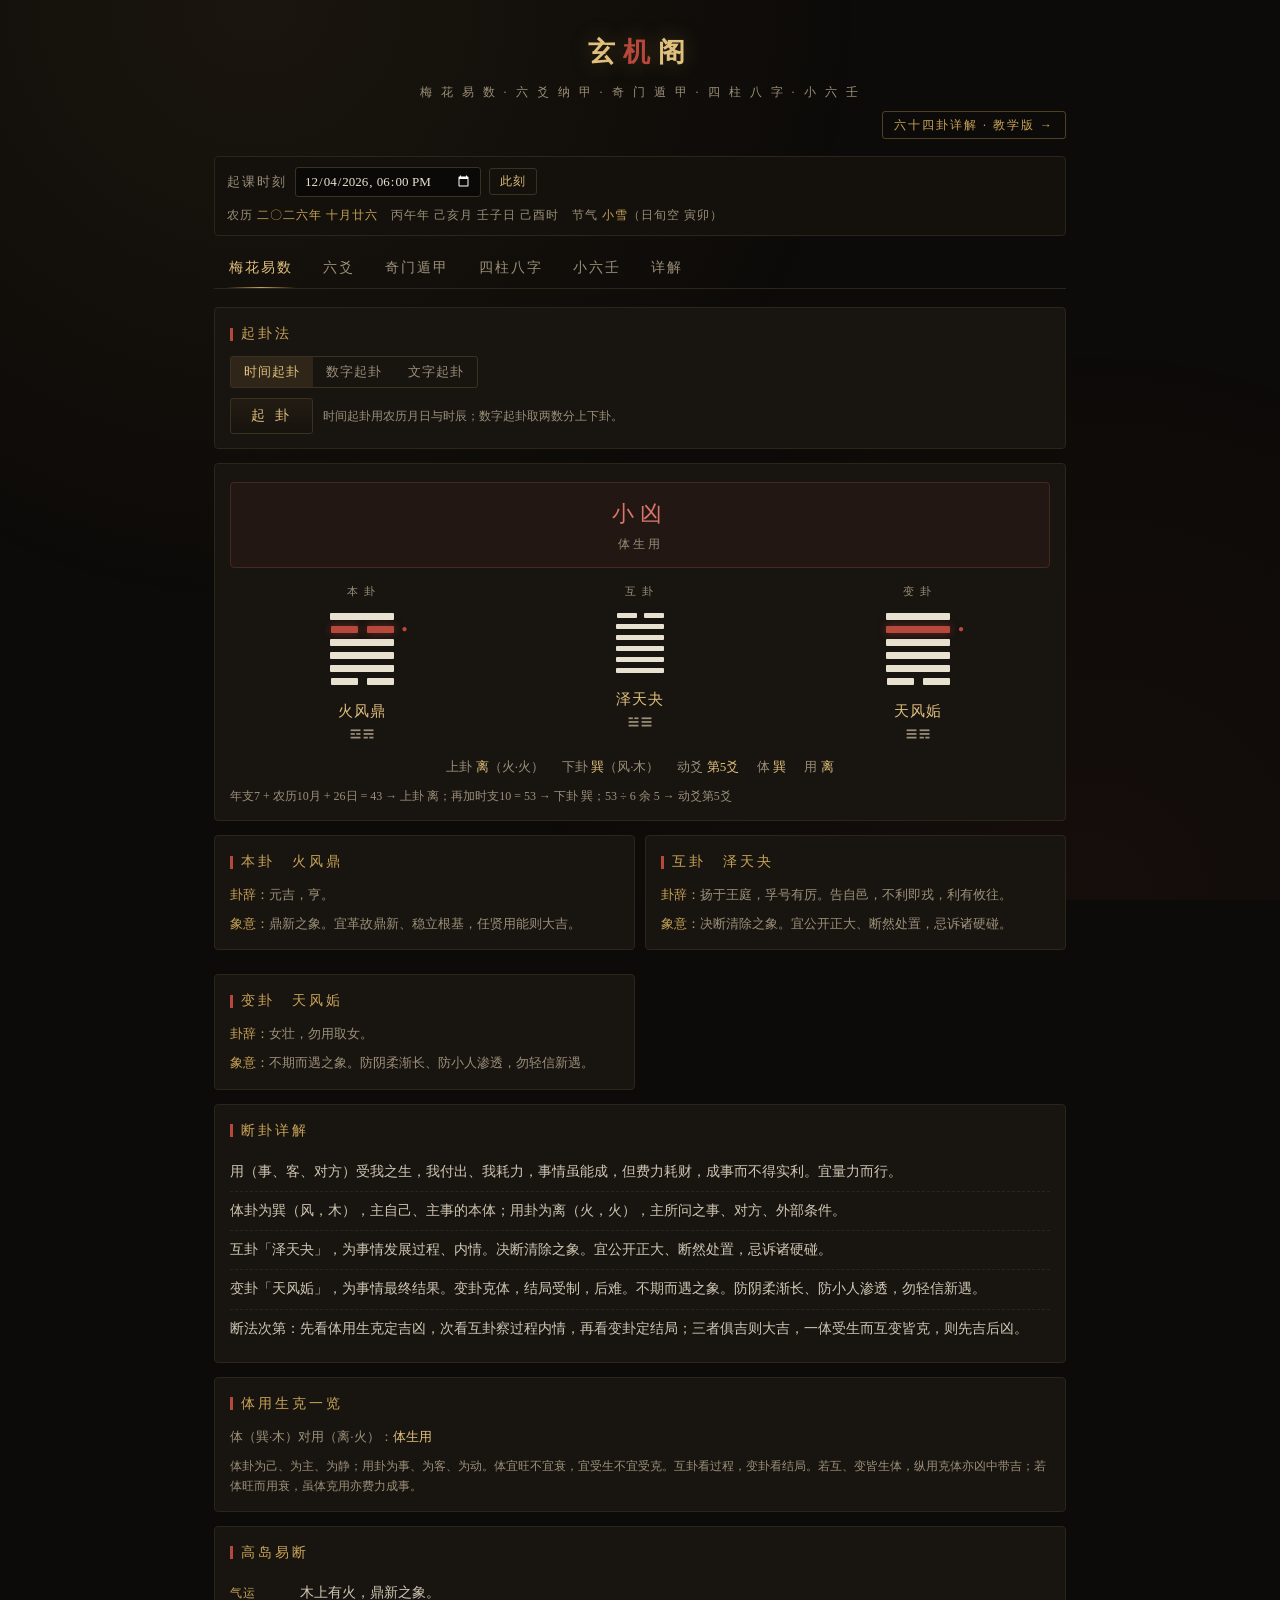
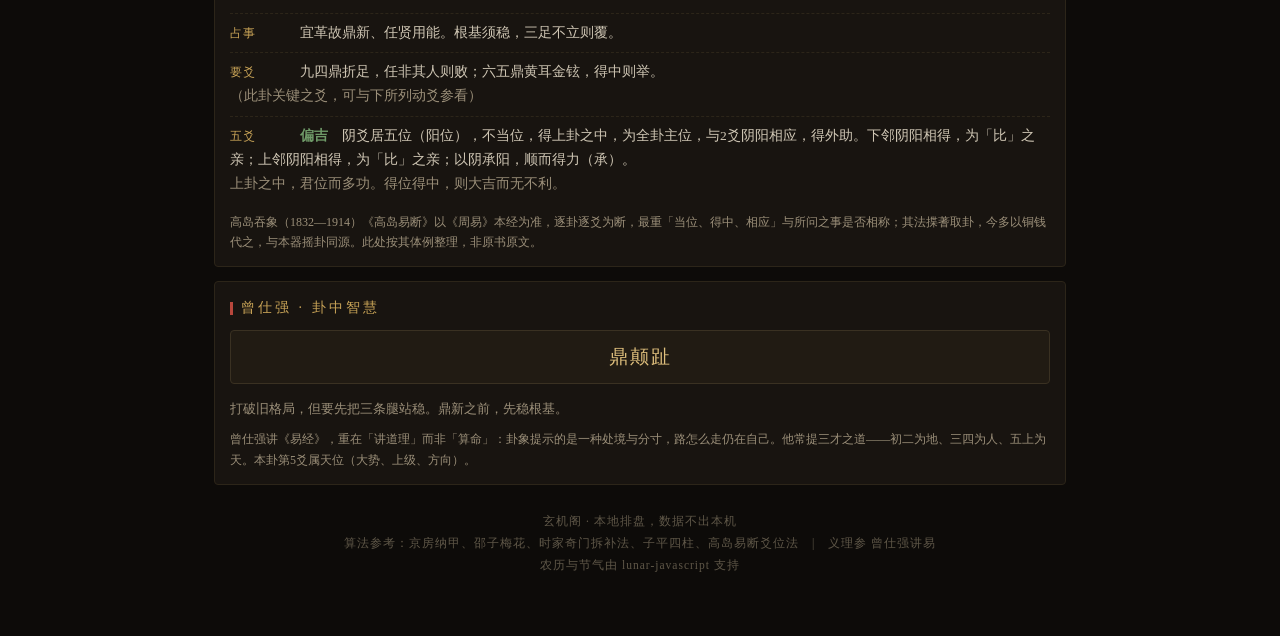
<file: index.html>
<!DOCTYPE html>
<html lang="zh-CN">
<head>
<meta charset="utf-8">
<meta name="viewport" content="width=device-width, initial-scale=1, viewport-fit=cover">
<title>玄机阁 · 梅花易数 / 六爻 / 奇门遁甲 / 八字 / 小六壬</title>
<meta name="description" content="在线排盘：梅花易数时间起卦与体用生克、六爻纳甲装卦、时家奇门遁甲转盘、四柱八字十神旺衰、小六壬，附各派详解。">
<meta name="theme-color" content="#0d0b09">
<link rel="icon" href="data:image/svg+xml,<svg xmlns='http://www.w3.org/2000/svg' viewBox='0 0 32 32'><rect width='32' height='32' rx='6' fill='%23110e0a'/><text x='16' y='23' font-size='20' text-anchor='middle' fill='%23c9a457' font-family='serif'>卦</text></svg>">
<link rel="stylesheet" href="css/style.css?v=7">
</head>
<body>
<div class="wrap">

  <header class="top">
    <h1>玄<span>机</span>阁</h1>
    <div class="sub">梅 花 易 数 · 六 爻 纳 甲 · 奇 门 遁 甲 · 四 柱 八 字 · 小 六 壬</div>
  </header>

  <div class="top-link"><a href="xue.html">六十四卦详解 · 教学版 →</a></div>

  <div class="bar">
    <label>起课时刻</label>
    <input type="datetime-local" id="when" step="60">
    <button class="btn sm ghost" id="nowBtn">此刻</button>
    <div class="lunar-info" id="lunarInfo"></div>
  </div>

  <nav class="tabs" id="tabs">
    <button data-tab="meihua" class="on">梅花易数</button>
    <button data-tab="liuyao">六爻</button>
    <button data-tab="qimen">奇门遁甲</button>
    <button data-tab="bazi">四柱八字</button>
    <button data-tab="xlr">小六壬</button>
    <button data-tab="doc">详解</button>
  </nav>

  <!-- ============ 梅花易数 ============ -->
  <section class="panel on" id="p-meihua">
    <div class="card">
      <h3>起卦法</h3>
      <div class="row">
        <div class="seg" id="mhMode">
          <button data-m="time" class="on">时间起卦</button>
          <button data-m="num">数字起卦</button>
          <button data-m="char">文字起卦</button>
        </div>
      </div>
      <div class="row hidden" id="mhNumRow">
        <label>上卦数</label><input type="number" id="mhA" value="8" style="width:76px">
        <label>下卦数</label><input type="number" id="mhB" value="5" style="width:76px">
      </div>
      <div class="row hidden" id="mhCharRow">
        <label>报字</label><input type="text" id="mhStr" placeholder="输入要占的文字，如「问财」" maxlength="16">
      </div>
      <div class="row">
        <button class="btn" id="mhGo">起 卦</button>
        <span class="note" style="margin:0">时间起卦用农历月日与时辰；数字起卦取两数分上下卦。</span>
      </div>
    </div>
    <div id="mhOut"></div>
  </section>

  <!-- ============ 六爻 ============ -->
  <section class="panel" id="p-liuyao">
    <div class="card">
      <h3>摇卦</h3>
      <div class="row">
        <label>所问</label>
        <select id="lyTopic">
          <option>求财生意</option><option>事业官职</option><option>考试学业</option>
          <option>婚姻感情</option><option>健康疾病</option><option>失物寻人</option>
          <option>官司诉讼</option><option>文书合同</option><option>子女晚辈</option>
          <option>出行搬迁</option><option>一般问事</option>
        </select>
        <button class="btn sm red" id="lyShake">摇 卦</button>
        <button class="btn sm ghost" id="lyClear">清空</button>
      </div>
      <div id="lyManual" style="display:flex;flex-direction:column;gap:5px"></div>
      <div class="row" style="margin-top:10px">
        <button class="btn" id="lyGo">排 卦</button>
        <span class="note" style="margin:0">三枚铜钱掷六次，自初爻至上爻。三背为老阳、三字为老阴（皆动）。</span>
      </div>
    </div>
    <div id="lyOut"></div>
  </section>

  <!-- ============ 奇门遁甲 ============ -->
  <section class="panel" id="p-qimen">
    <div class="card">
      <h3>起局</h3>
      <div class="row">
        <label>用神</label>
        <select id="qmTopic">
          <option>一般问事</option><option>求财生意</option><option>事业官职</option>
          <option>婚姻感情</option><option>考试学业</option><option>健康疾病</option>
          <option>官司诉讼</option><option>出行搬迁</option><option>失物寻人</option>
          <option>文书合同</option><option>田土房产</option>
        </select>
        <button class="btn" id="qmGo">排 盘</button>
      </div>
      <div class="note">时家奇门 · 转盘 · 拆补法定局。按上方时刻起局，以所问之事取用神，观其落宫之旺衰生克。</div>
    </div>
    <div id="qmOut"></div>
  </section>

  <!-- ============ 四柱八字 ============ -->
  <section class="panel" id="p-bazi">
    <div class="card">
      <h3>排盘</h3>
      <div class="row">
        <label>性别</label>
        <div class="seg" id="bzSex">
          <button data-s="男" class="on">男</button>
          <button data-s="女">女</button>
        </div>
        <button class="btn" id="bzGo">排 盘</button>
        <span class="note" style="margin:0">以节气定月柱、立春换年柱；日柱以子正换日。</span>
      </div>
    </div>
    <div id="bzOut"></div>
  </section>

  <!-- ============ 小六壬 ============ -->
  <section class="panel" id="p-xlr">
    <div class="card">
      <h3>起课</h3>
      <div class="row">
        <label>农历月</label><input type="number" id="xlM" min="1" max="12" value="1" style="width:64px">
        <label>日</label><input type="number" id="xlD" min="1" max="30" value="1" style="width:64px">
        <label>时辰</label>
        <select id="xlH"></select>
        <button class="btn" id="xlGo">起 课</button>
      </div>
      <div class="note">小六壬以大安、留连、速喜、赤口、小吉、空亡六位轮转，月、日、时三次起课，末位定吉凶。最宜问眼前急事。</div>
    </div>
    <div id="xlOut"></div>
  </section>

  <!-- ============ 详解 ============ -->
  <section class="panel doc" id="p-doc">
    <div class="card">
      <h3>八卦与五行</h3>
      <p><span class="hl">先天八卦数</span>：乾一、兑二、离三、震四、巽五、坎六、艮七、坤八。此数用于起卦取象，凡「数字起卦」皆以此为据，余零者按八算（坤）。</p>
      <p><span class="hl">后天方位</span>：坎北、艮东北、震东、巽东南、离南、坤西南、兑西、乾西北。奇门九宫即用此方位。</p>
      <p><span class="hl">五行生克</span>：木生火、火生土、土生金、金生水、水生木；木克土、土克水、水克火、火克金、金克木。生我者为父母，我生者为子孙，克我者为官鬼，我克者为妻财，同我者为兄弟——此即「六亲」之源。</p>
      <p><span class="hl">旺相休囚死</span>：当令者旺、我生者相、生我者休、克我者囚、我克者死。同一卦同一爻，在不同的月令里力有大小，故断卦须先看时令。</p>
    </div>

    <div class="card">
      <h3>一、梅花易数</h3>
      <p>宋邵雍（康节）所传。以「数」起卦，以「象」言事，不讲纳甲、不用六神，最简易也最考验悟性。</p>
      <h4>起卦</h4>
      <ul>
        <li><b>时间起卦</b>：年支数 + 农历月 + 农历日，和除以八，余数取上卦；再加时支数，和除以八，余数取下卦；总数除以六，余数为动爻（余零作六）。</li>
        <li><b>数字起卦</b>：两数分别除八定上下卦，两数之和除六定动爻。</li>
        <li><b>文字起卦</b>：字数为卦，或按字之笔画、字数分上下。本器以字码之和代为笔画，取其象数。</li>
      </ul>
      <h4>体用</h4>
      <p>动爻所在的卦为「用」，另一卦为「体」。体为己、为主、为静；用为事、为客、为动。<span class="hl">断卦的核心就是看用卦对体卦的生克</span>：</p>
      <ul>
        <li><b>用生体</b>：大吉。事来就我，不劳而获，多得贵人。</li>
        <li><b>体克用</b>：小吉。我可制事，但须费力争取。</li>
        <li><b>体用比和</b>：吉。同气相求，事顺人和。</li>
        <li><b>体生用</b>：耗损。我生事，费力耗财，成而不得实利。</li>
        <li><b>用克体</b>：凶。事来克我，阻力大，勉强求之必受伤。</li>
      </ul>
      <h4>互卦与变卦</h4>
      <p><b>互卦</b>取本卦的二三四爻为下卦、三四五爻为上卦，主事情发展的过程与内情；<b>变卦</b>为动爻阴阳相易所得，主事情的最终结局。三者合看：体用定吉凶之基调，互卦看中途，变卦看收尾。</p>
      <h4>应期</h4>
      <p>梅花断应期，多用卦气与卦数：以体卦五行的旺月、或用卦之数（如乾一兑二）为期限；亦看动爻在初、二、三、四、五、上，分别应于近、渐、中、远、更远、极远之时。</p>
      <p class="q">注：梅花贵在一念之机，同一事不可反复起卦，占则诚、诚则灵，此为古人「初筮告，再三渎」之意。</p>
    </div>

    <div class="card">
      <h3>二、六爻纳甲</h3>
      <p>汉京房所创，以铜钱摇卦，按八宫纳甲装卦，是目前流传最广、体系最严密的卜筮法。</p>
      <h4>摇卦</h4>
      <ul>
        <li>三枚铜钱合于掌中，凝神默想所问之事，摇而掷之，记其背数，凡六次，自下而上成六爻。</li>
        <li>一背两字为<b>少阳</b>（阳，静）；两背一字为<b>少阴</b>（阴，静）；三背为<b>老阳</b>（阳动，变阴）；三字为<b>老阴</b>（阴动，变阳）。</li>
      </ul>
      <h4>装卦六事</h4>
      <ul>
        <li><b>八宫</b>：每宫八卦（本宫、一世至五世、游魂、归魂），宫有五行，即「我」之所在。</li>
        <li><b>纳甲</b>：为六爻各配干支，乾纳甲壬、坤纳乙癸、震庚、巽辛、坎戊、离己、艮丙、兑丁。</li>
        <li><b>六亲</b>：以宫五行与我论生克，定父母、兄弟、子孙、妻财、官鬼。</li>
        <li><b>六神</b>：按日干起青龙、朱雀、勾陈、螣蛇、白虎、玄武，自初爻顺排。</li>
        <li><b>世应</b>：世为己、应为彼，隔三位相对。</li>
        <li><b>旬空</b>：按日辰所在旬定空亡二支，空则虚、出空则应。</li>
      </ul>
      <h4>断卦</h4>
      <p>第一步<span class="hl">取用神</span>：问财看妻财、问官问事业看官鬼、问文书房产看父母、问子女看子孙、问兄弟朋友看兄弟；不知何属则看世爻。第二步看用神在月建、日辰下的旺衰与被生被克。第三步看动爻：动必有变，动爻生用神则吉、克用神则凶，动而化回头生克尤重。第四步看变卦定终局。</p>
      <p class="q">六爻最重「日月为纲」：月建定旺衰，日辰定生杀，卦中之爻再强也强不过日月。</p>
    </div>

    <div class="card">
      <h3>三、奇门遁甲</h3>
      <p>古称「帝王之学」，相传出黄帝战蚩尤时。以九宫为盘、三奇六仪为兵、八门为门户、九星为天时、八神为神煞，用以推演时空之势，最宜择时、择方、断事之成败。</p>
      <h4>定局</h4>
      <ul>
        <li>先看节气：冬至后至芒种为<b>阳遁</b>（气机生发，宜进取），夏至后至大雪为<b>阴遁</b>（气机收敛，宜守静）。</li>
        <li>再定三元：以符头（最近之甲日或己日）地支为准，子午卯酉为上元、寅申巳亥为中元、辰戌丑未为下元。</li>
        <li>节气加三元查表得出局数，本器用<b>拆补法</b>，与置闰法所得偶有差异，属流派之别。</li>
      </ul>
      <h4>布盘</h4>
      <ul>
        <li><b>地盘</b>：阳遁自局数宫起顺布戊己庚辛壬癸丁丙乙（三奇六仪），阴遁逆布。</li>
        <li><b>天盘</b>：以时柱所在旬的旬首仪为值符，值符加于时干所落之宫，其余八星整体随之旋转（转盘）。</li>
        <li><b>八门</b>：旬首所在宫之门为值使，自值符宫起顺（阳）逆（阴）数至时辰，即为值使落宫，八门随之而转。</li>
        <li><b>八神</b>：值符、腾蛇、太阴、六合、白虎、玄武、九地、九天，阳遁顺布、阴遁逆布。</li>
        <li><b>格局</b>：天盘干加地盘干成「十干克应」，如戊加丙为青龙返首（大吉）、庚加庚为太白同宫（大凶）。</li>
      </ul>
      <h4>读盘</h4>
      <p>先以所问之事定用神（求财看生门、事业看开门、婚姻看六合、文书看景门、疾病看天芮、考试看天辅），看用神落于何宫、该宫之门星神格如何、是否逢空、是否临马星。用神吉则事成，用神落空受克则事阻。<b>日干为己、时干为事</b>，两宫生克可见我与事之向背。</p>
      <p class="q">本器所排为时家奇门转盘，中五宫寄坤二宫。奇门流派众多（转盘/飞盘、拆补/置闰、时家/日家），所得局数与某家软件不同，先看其定局法是否一致，再论吉凶。</p>
    </div>

    <div class="card">
      <h3>四、四柱八字</h3>
      <p>以出生之年月日时配天干地支，四柱八字，看五行之偏全、日主之旺衰，定一生之格局与岁运之吉凶。</p>
      <ul>
        <li><b>排柱</b>：年柱以立春换年，月柱以节气换月（非农历初一），日柱以子正换日，时柱用五鼠遁由日干推得。</li>
        <li><b>十神</b>：以日干为我，生我者印（正印/偏印）、我生者食伤、克我者官杀、我克者财、同我者比劫，再分阴阳正偏。</li>
        <li><b>旺衰</b>：看日主在月令得令与否、四支通根与否、天干生扶与否。得令得地得生为强，反之为弱。</li>
        <li><b>喜忌</b>：身强喜财官食伤（克泄耗），身弱喜印比（生扶）。真正的用神还须看调候（寒暖燥湿）与格局。</li>
        <li><b>大运</b>：阳男阴女顺行、阴男阳女逆行，自月柱起排，十年一运。</li>
      </ul>
      <p class="q">本器的旺衰为按月令加权计分的速算法，可作入门参照。命理之精微在于格局高低、流通有情、调候得宜，非分数可尽，请勿据此论断他人命运。</p>
    </div>

    <div class="card">
      <h3>五、小六壬</h3>
      <p>民间最流行的小法，出于六壬神课而极简。六位依次：</p>
      <p><span class="tag">大安·木·吉</span><span class="tag">留连·土·凶</span><span class="tag">速喜·火·吉</span><span class="tag">赤口·金·凶</span><span class="tag">小吉·水·小吉</span><span class="tag">空亡·土·大凶</span></p>
      <p>起法：从大安起数农历月，落位再起数农历日，再起数时辰，末位即是结果。最宜问眼前之事、寻人寻物、当日吉凶；不宜问长远大事。</p>
    </div>

    <div class="card">
      <h3>六、高岛易断</h3>
      <p>日本明治年间易学家高岛吞象（1832—1914）所传，为《高岛易断》（又称《易断全书》）。其学直承《周易》本经，不取纳甲、六神，而以卦辞、爻辞为主，辅以「当位、得中、相应、比、承乘」的爻位关系，断人问事之成败迟速，并以大量亲身占例相印证——这一点与梅花易数相近，而更重爻位。</p>
      <h4>取卦</h4>
      <p>高岛用蓍草揲筮（五十根蓍草，挂扐归奇，三变成爻，十八变成卦），程序繁复而心存敬畏；今人用三枚铜钱摇之，所得卦爻与之同源，故本器的摇卦结果可直接按高岛体例来读。</p>
      <h4>断法四事</h4>
      <ul>
        <li><b>当位</b>：阳爻居初、三、五（阳位），阴爻居二、四、上（阴位），谓之「得正」，多吉；反之失位，多凶。</li>
        <li><b>得中</b>：二为下卦之中、五为上卦之中。居中则不过，故《易》屡言「中吉」「中行」。</li>
        <li><b>相应</b>：初与四、二与五、三与上，一阴一阳为「有应」，同性为「无应」。有应则得外助，无应则独力难成。</li>
        <li><b>比与承乘</b>：相邻两爻一阴一阳为「比」，相亲相助；阴在阳下为「承」（顺），阴在阳上为「乘」（逆，多危）。</li>
      </ul>
      <p>再合以六位通义：<span class="hl">初难知、二多誉、三多凶、四多惧、五多功、上易知</span>。故同一爻辞，动在不同之位，吉凶轻重不同——这是高岛断法与单纯查卦辞最大的差别。</p>
      <p class="q">本器所附「高岛易断」一栏，是按其体例对卦象、占事、动爻之机所作的整理概括，用以示范其思路，并非原书断辞的逐字引用。欲精其学，仍须读原书六十四卦的逐爻断与占例。</p>
    </div>

    <div class="card">
      <h3>七、曾仕强讲易</h3>
      <p>曾仕强（1934—2018）讲《易经》，走的不是术数一路，而是义理与人生：<span class="hl">「易经是讲道理的，不是讲迷信的」</span>。他把六十四卦看作六十四种处境，每一卦都在告诉人——处在什么位置、什么时候、该守还是该进、分寸在哪里。</p>
      <h4>三才之道</h4>
      <p>一卦六爻，初二为<b>地</b>（根基、基层、身体），三四为<b>人</b>（人事、执行、己身），五上为<b>天</b>（大势、上级、方向）。动爻落于何位，便知此事牵动的是根基、是人、还是势。</p>
      <h4>时、位、中、应</h4>
      <ul>
        <li><b>时</b>：同样的事，早一步是躁，晚一步是怠。乾卦讲「与时偕行」。</li>
        <li><b>位</b>：在其位谋其政，不在其位不谋其政。位不当，德再高也难行。</li>
        <li><b>中</b>：不过不及，恰到好处。《易》最重「中」，因为中才不会走极端。</li>
        <li><b>应</b>：做事要有呼应，上下相应、内外相合，孤军难成。</li>
      </ul>
      <h4>他的占卜观</h4>
      <p>曾仕强并不否定占卜，但一贯强调：占卜是让你<b>做出合理决定</b>的参考，不是替你决定。所以他讲卦，最后总归到「修身」——乾卦教你自强不息，坤卦教你厚德载物，谦卦教你低头，既济卦教你守成。道理懂了，卦就可以放下了。</p>
      <p class="q">本器的「曾仕强 · 卦中智慧」一栏，是按其讲授思路为每卦提炼的一句要旨与一段义理，非讲课录音的原文；取其「以易理修身」的态度，与前面的术数断法并置，正好一术一道。</p>
    </div>

    <div class="card">
      <h3>八、占卜的分寸</h3>
      <ul>
        <li><b>不疑不占</b>：无疑而占，是戏侮；事已决定而占，是求安慰。皆不灵。</li>
        <li><b>一事一占</b>：同一事反复起卦，卦象自乱。初筮为准，再筮则渎。</li>
        <li><b>占断为参考，不为命令</b>：卦示趋势与阻点，不代人做决定。杀伐决断，终究在人。</li>
        <li><b>不占生死、不占人隐私、不代人占其不愿被占之事</b>：此为术者之德。</li>
      </ul>
      <p class="q">本器所有推演均在本地浏览器中完成，不上传任何数据。算法依传统排盘规则编写，各流派细节（定局法、换日法、纳甲法）或有不同，仅供研习与参考，请勿用于医疗、投资、法律等重大决策。</p>
    </div>
  </section>

  <footer>
    玄机阁 · 本地排盘，数据不出本机<br>
    算法参考：京房纳甲、邵子梅花、时家奇门拆补法、子平四柱、高岛易断爻位法　|　义理参 曾仕强讲易<br>农历与节气由 lunar-javascript 支持
  </footer>
</div>

<script src="js/lunar.js?v=4"></script>
<script src="js/hex.js?v=4"></script>
<script src="js/meihua.js?v=4"></script>
<script src="js/liuyao.js?v=4"></script>
<script src="js/qimen.js?v=4"></script>
<script src="js/bazi.js?v=4"></script>
<script src="js/xiaoliuren.js?v=4"></script>
<script src="js/yiduan.js?v=4"></script>
<script src="js/app.js?v=4"></script>
</body>
</html>
</file>
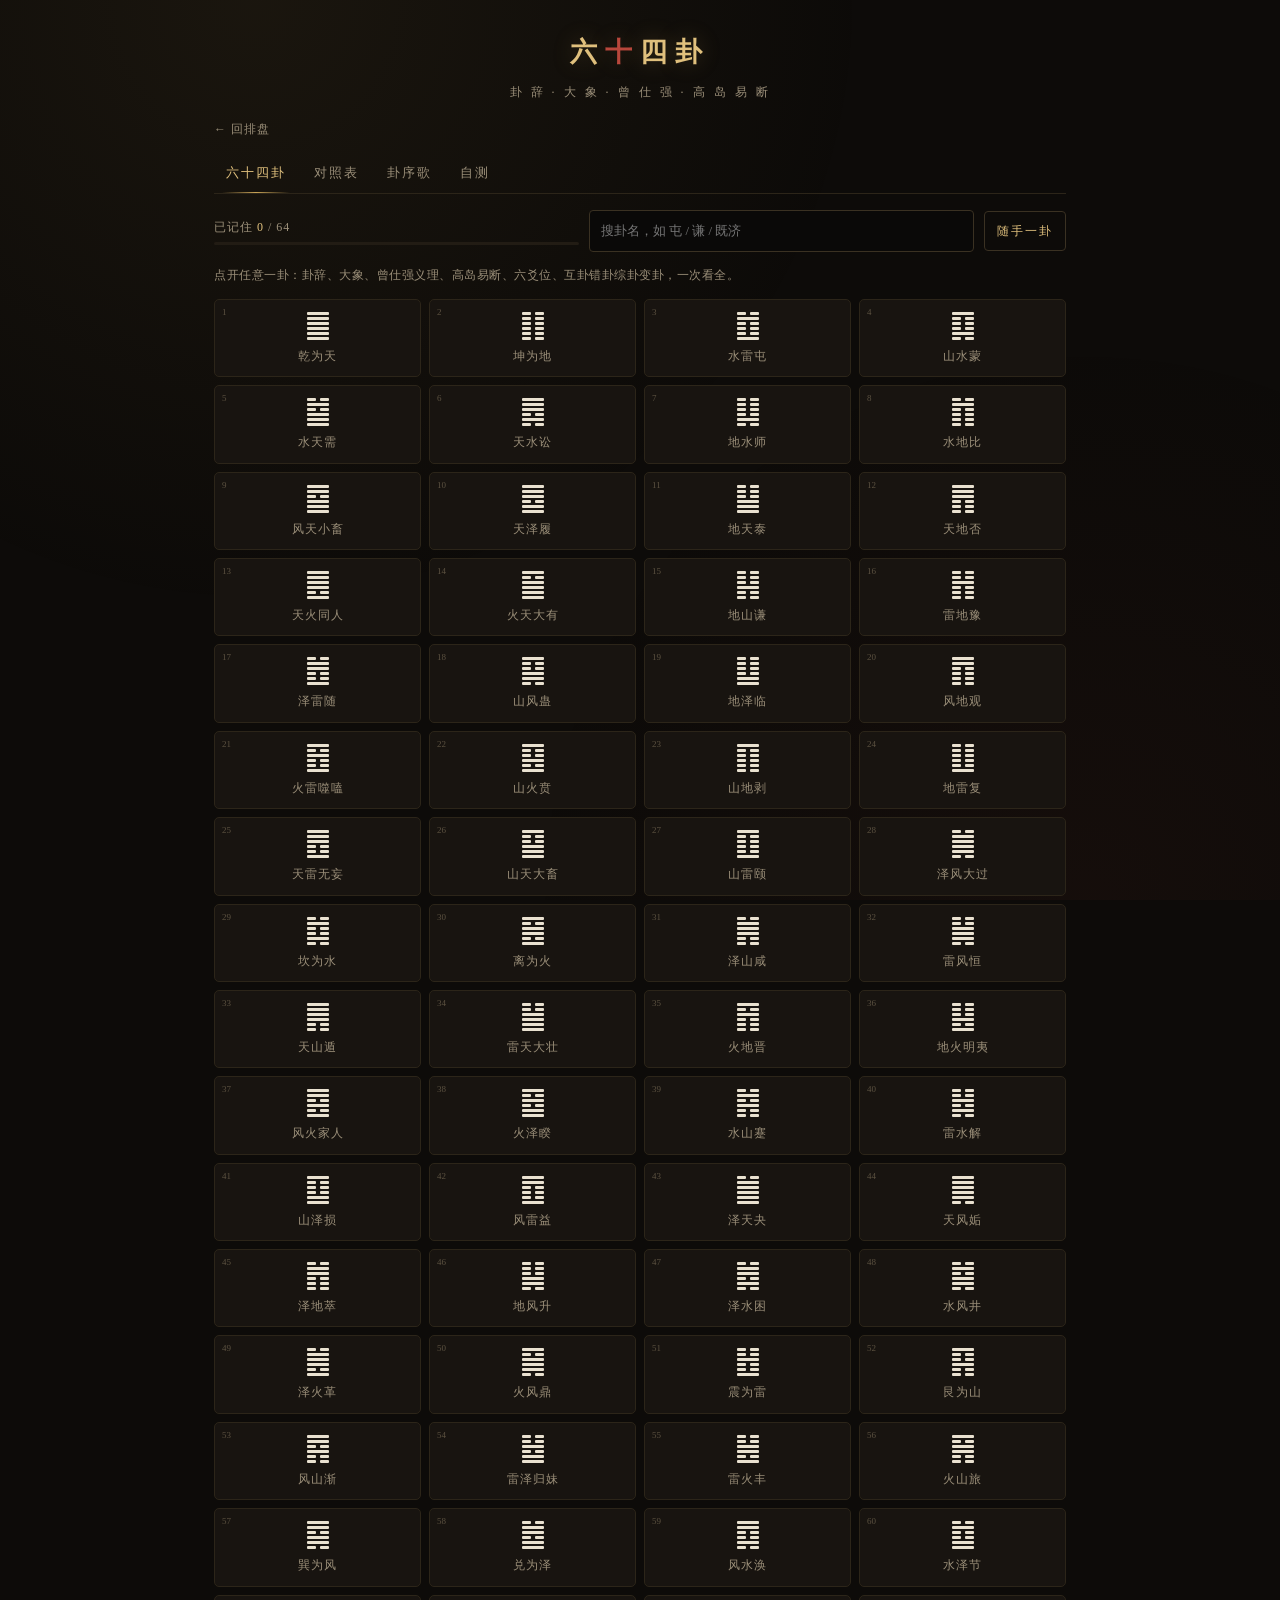
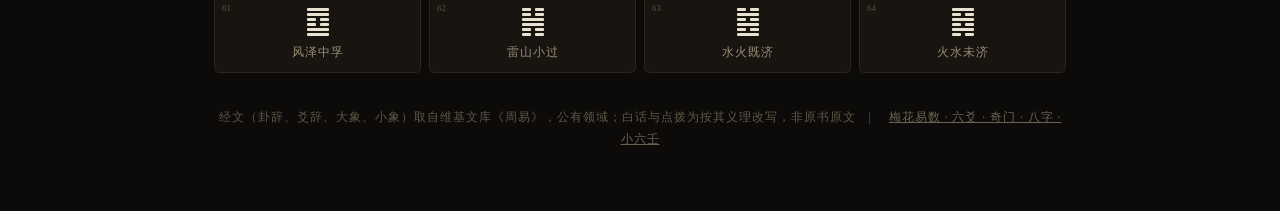
<file: xue.html>
<!DOCTYPE html>
<html lang="zh-CN">
<head>
<meta charset="utf-8">
<meta name="viewport" content="width=device-width, initial-scale=1, viewport-fit=cover">
<title>六十四卦详解 · 教学版 | 玄机阁</title>
<meta name="description" content="六十四卦逐卦详解：卦辞、大象传白话、曾仕强义理、高岛易断，附六爻位、互卦错卦综卦变卦，以及卦序歌、上下卦组合表与自测，方便自学背记。">
<meta name="theme-color" content="#0d0b09">
<link rel="icon" href="data:image/svg+xml,<svg xmlns='http://www.w3.org/2000/svg' viewBox='0 0 32 32'><rect width='32' height='32' rx='6' fill='%23110e0a'/><text x='16' y='23' font-size='20' text-anchor='middle' fill='%23c9a457' font-family='serif'>易</text></svg>">
<link rel="stylesheet" href="css/style.css?v=7">
<link rel="stylesheet" href="css/xue.css?v=5">
</head>
<body>
<div class="wrap xue">

  <header class="top">
    <h1>六<span>十</span>四卦</h1>
    <div class="sub">卦 辞 · 大 象 · 曾 仕 强 · 高 岛 易 断</div>
  </header>

  <div class="xback">
    <a href="index.html">← 回排盘</a>
  </div>

  <nav class="xtabs" id="xtabs"></nav>
  <div id="view"></div>

  <footer class="foot" style="margin-top:34px">
    经文（卦辞、爻辞、大象、小象）取自维基文库《周易》，公有领域；白话与点拨为按其义理改写，非原书原文　|　
    <a href="index.html">梅花易数 · 六爻 · 奇门 · 八字 · 小六壬</a>
  </footer>
</div>

<script src="js/hex.js?v=5"></script>
<script src="js/yiduan.js?v=5"></script>
<script src="js/guadata.js?v=2"></script>
<script src="js/guayao.js?v=2"></script>
<script src="js/yaobai.js?v=2"></script>
<script src="js/xue.js?v=5"></script>
</body>
</html>
</file>
<file: css/style.css>
:root {
  --bg: #0d0b09;
  --bg2: #14110d;
  --panel: #181410;
  --line: #2c2519;
  --line2: #3a3122;
  --ink: #e9e1d0;
  --muted: #9b8f79;
  --gold: #c9a457;
  --gold2: #e0c07d;
  --red: #b8473c;
  --green: #6f9a68;
  --blue: #6c8fa8;
}

* { box-sizing: border-box; -webkit-tap-highlight-color: transparent; }

html, body {
  margin: 0; padding: 0;
  background: var(--bg);
  color: var(--ink);
  font-family: "Noto Serif SC", "Source Han Serif SC", "Songti SC", "STSong", "SimSun", serif;
  font-size: 15px;
  line-height: 1.7;
  -webkit-font-smoothing: antialiased;
}

body::before {
  content: ""; position: fixed; inset: 0; pointer-events: none; z-index: 0;
  background:
    radial-gradient(circle at 20% 0%, rgba(201,164,87,0.07), transparent 45%),
    radial-gradient(circle at 85% 100%, rgba(184,71,60,0.05), transparent 40%);
}

.wrap { max-width: 880px; margin: 0 auto; padding: 0 14px 60px; position: relative; z-index: 1; }

header.top { padding: 30px 0 14px; text-align: center; }
header.top h1 {
  font-size: 27px; letter-spacing: 8px; margin: 0 0 6px; font-weight: 600;
  color: var(--gold2); text-shadow: 0 0 22px rgba(201,164,87,0.25);
}
header.top h1 span { color: var(--red); }
header.top .sub { color: var(--muted); font-size: 12px; letter-spacing: 3px; }

.bar {
  display: flex; flex-wrap: wrap; gap: 8px; align-items: center;
  margin: 18px 0 12px; padding: 10px 12px;
  background: var(--bg2); border: 1px solid var(--line); border-radius: 4px;
  font-size: 13px;
}
.bar label { color: var(--muted); letter-spacing: 2px; }
.bar input[type=datetime-local], .bar input[type=text], .bar input[type=number] {
  background: #0a0908; color: var(--ink); border: 1px solid var(--line2);
  border-radius: 3px; padding: 5px 8px; font-family: inherit; font-size: 13px;
}
.bar input[type=datetime-local] { color-scheme: dark; }
.bar .lunar-info { color: var(--muted); font-size: 12px; letter-spacing: 1px; flex-basis: 100%; }
.bar .lunar-info b { color: var(--gold); font-weight: 500; }

.tabs { display: flex; gap: 0; border-bottom: 1px solid var(--line); margin-bottom: 18px; overflow-x: auto; }
.tabs button {
  flex: 0 0 auto; background: none; border: none; color: var(--muted);
  font-family: inherit; font-size: 14px; letter-spacing: 2px; padding: 11px 15px;
  cursor: pointer; position: relative; white-space: nowrap;
}
.tabs button.on { color: var(--gold2); }
.tabs button.on::after {
  content: ""; position: absolute; left: 12px; right: 12px; bottom: -1px; height: 2px;
  background: linear-gradient(90deg, transparent, var(--gold), transparent);
}

.panel { display: none; }
.panel.on { display: block; animation: fade .25s ease; }
@keyframes fade { from { opacity: 0; transform: translateY(6px); } to { opacity: 1; transform: none; } }

.card {
  background: var(--panel); border: 1px solid var(--line); border-radius: 4px;
  padding: 14px 15px; margin-bottom: 14px;
}
.card h3 {
  margin: 0 0 10px; font-size: 14px; letter-spacing: 3px; color: var(--gold);
  font-weight: 500; display: flex; align-items: center; gap: 8px;
}
.card h3::before { content: ""; width: 3px; height: 13px; background: var(--red); display: inline-block; }

.row { display: flex; flex-wrap: wrap; gap: 10px; align-items: center; margin-bottom: 10px; }
.row:last-child { margin-bottom: 0; }
.row > label { color: var(--muted); font-size: 13px; letter-spacing: 1px; }

.btn {
  background: linear-gradient(180deg, #221c13, #17130d); color: var(--gold2);
  border: 1px solid var(--line2); border-radius: 3px; padding: 8px 20px;
  font-family: inherit; font-size: 14px; letter-spacing: 3px; cursor: pointer;
  transition: .18s;
}
.btn:hover { border-color: var(--gold); color: #fff2d4; box-shadow: 0 0 12px rgba(201,164,87,.18); }
.btn:active { transform: translateY(1px); }
.btn.sm { padding: 4px 10px; font-size: 12px; letter-spacing: 1px; }
.btn.ghost { background: none; }
.btn.red { color: #e8a49c; border-color: #5a2b26; }
.btn.red:hover { border-color: var(--red); color: #ffd9d4; box-shadow: 0 0 12px rgba(184,71,60,.2); }

select {
  background: #0a0908; color: var(--ink); border: 1px solid var(--line2);
  border-radius: 3px; padding: 6px 8px; font-family: inherit; font-size: 13px;
}

.seg { display: inline-flex; border: 1px solid var(--line2); border-radius: 3px; overflow: hidden; }
.seg button {
  background: transparent; border: none; color: var(--muted); font-family: inherit;
  font-size: 13px; padding: 6px 13px; cursor: pointer; letter-spacing: 1px;
}
.seg button.on { background: rgba(201,164,87,.13); color: var(--gold2); }

/* ---- 卦象 ---- */
.hexrow { display: flex; gap: 14px; flex-wrap: wrap; justify-content: space-around; }
.hexbox { text-align: center; min-width: 92px; flex: 1 1 90px; }
.hexbox .cap { font-size: 11px; color: var(--muted); letter-spacing: 2px; margin-bottom: 6px; }
.hexbox .nm { margin-top: 8px; font-size: 15px; color: var(--gold2); letter-spacing: 1px; }
.hexbox .fu { font-size: 11px; color: var(--muted); }

.hex { display: flex; flex-direction: column-reverse; gap: 5px; align-items: center; padding: 6px 0; }
.yao { display: flex; gap: 9px; height: 8px; align-items: center; position: relative; }
.yao i { display: block; height: 7px; background: var(--ink); border-radius: 1px; }
.yao.yang i { width: 64px; }
.yao.yin i { width: 27px; }
.yao.mv i { background: var(--red); box-shadow: 0 0 8px rgba(184,71,60,.5); }
.yao .dot {
  position: absolute; right: -14px; font-size: 10px; color: var(--red); line-height: 1;
}
.hexbox.small .yao { height: 6px; gap: 7px; }
.hexbox.small .yao i { height: 5px; }
.hexbox.small .yao.yang i { width: 48px; }
.hexbox.small .yao.yin i { width: 20px; }

.guaci { font-size: 13px; color: var(--muted); margin-top: 6px; line-height: 1.75; }
.guaci em { color: var(--gold); font-style: normal; }

.kv { display: flex; flex-wrap: wrap; gap: 4px 18px; font-size: 13px; color: var(--muted); }
.kv b { color: var(--gold2); font-weight: 500; }

.tips { list-style: none; margin: 0; padding: 0; }
.tips li { padding: 7px 0 7px 0; border-bottom: 1px dashed var(--line); font-size: 13.5px; }
.tips li:last-child { border-bottom: none; }
.tips .k {
  display: inline-block; min-width: 62px; color: var(--gold); font-size: 12px;
  letter-spacing: 1px; margin-right: 8px;
}
.tips .v { color: #cfc6b4; line-height: 1.8; }

.verdict {
  text-align: center; padding: 12px; margin: 4px 0 14px;
  border: 1px solid var(--line2); border-radius: 4px; background: rgba(201,164,87,.05);
}
.verdict .lv { font-size: 22px; letter-spacing: 6px; color: var(--gold2); }
.verdict .lvs { font-size: 12px; color: var(--muted); letter-spacing: 3px; margin-top: 2px; }
.verdict.bad { background: rgba(184,71,60,.06); border-color: #4a2621; }
.verdict.bad .lv { color: #d9756a; }

/* ---- 六爻表 ---- */
.ly-table { width: 100%; border-collapse: collapse; font-size: 13px; }
.ly-table td { padding: 5px 4px; border-bottom: 1px solid var(--line); white-space: nowrap; }
.ly-table td.shen { color: var(--blue); width: 44px; }
.ly-table td.liuqin { color: var(--gold2); width: 46px; }
.ly-table td.yao-col { width: 56px; }
.ly-table td.mark { width: 30px; color: var(--red); font-size: 11px; }
.ly-table td.bian { color: var(--muted); font-size: 12px; }
.ly-table tr.dong { background: rgba(184,71,60,.06); }
.ly-table .mini-yao { display: inline-flex; flex-direction: column-reverse; gap: 3px; }
.myao { display: inline-block; width: 52px; height: 7px; background: var(--ink); border-radius: 1px; vertical-align: middle; position: relative; }
.myao.yin { background: transparent; }
.myao.yin::before, .myao.yin::after { content: ""; position: absolute; top: 0; width: 21px; height: 7px; background: var(--ink); border-radius: 1px; }
.myao.yin::before { left: 0; }
.myao.yin::after { right: 0; }
.myao.mv { background: var(--red); box-shadow: 0 0 8px rgba(184,71,60,.45); }
.myao.yin.mv::before, .myao.yin.mv::after { background: var(--red); }
.ly-table .mini-yao .yao { height: 4px; gap: 5px; }
.ly-table .mini-yao .yao i { height: 4px; }
.ly-table .mini-yao .yao.yang i { width: 34px; }
.ly-table .mini-yao .yao.yin i { width: 14px; }

/* ---- 奇门盘 ---- */
.qm-head { display: flex; flex-wrap: wrap; gap: 6px 16px; font-size: 13px; color: var(--muted); margin-bottom: 12px; }
.qm-head b { color: var(--gold2); font-weight: 500; }
.qm-grid { display: grid; grid-template-columns: repeat(3, 1fr); gap: 5px; }
.qm-cell {
  background: #100d0a; border: 1px solid var(--line); border-radius: 3px;
  padding: 7px 6px; min-height: 128px; position: relative; font-size: 12px;
  display: flex; flex-direction: column; gap: 2px;
}
.qm-cell.center { background: #0b0908; border-style: dashed; }
.qm-cell .qm-shen { color: var(--blue); font-size: 11.5px; letter-spacing: 1px; }
.qm-cell .qm-star { color: var(--ink); }
.qm-cell .qm-star .g { color: var(--gold2); font-weight: 600; margin-left: 3px; }
.qm-cell .qm-men { font-size: 13px; letter-spacing: 1px; }
.qm-cell .qm-di { color: var(--muted); font-size: 12px; }
.qm-cell .qm-ge { font-size: 11px; color: var(--muted); margin-top: auto; line-height: 1.4; }
.qm-cell .qm-gong { position: absolute; right: 5px; bottom: 4px; font-size: 10px; color: #6b6252; }
.qm-cell.hit { border-color: var(--gold); box-shadow: inset 0 0 22px rgba(201,164,87,.12); }
.ji { color: var(--green); }
.xiong { color: var(--red); }
.ping { color: var(--muted); }

/* ---- 八字 ---- */
.bz-table { width: 100%; border-collapse: collapse; text-align: center; font-size: 14px; }
.bz-table th { color: var(--muted); font-weight: 400; font-size: 12px; letter-spacing: 2px; padding: 6px 2px; }
.bz-table td { padding: 7px 2px; border-top: 1px solid var(--line); }
.bz-table td.gz { font-size: 20px; letter-spacing: 2px; color: var(--gold2); line-height: 1.3; }
.bz-table td.gz small { display: block; font-size: 10px; color: var(--muted); letter-spacing: 0; }
.bz-table td.ss { color: var(--blue); font-size: 12px; }
.bz-table td.cang { color: var(--muted); font-size: 11.5px; line-height: 1.6; }

.wx-bars { display: flex; flex-direction: column; gap: 6px; margin-top: 4px; }
.wx-bar { display: flex; align-items: center; gap: 8px; font-size: 12px; }
.wx-bar .n { width: 18px; color: var(--muted); }
.wx-bar .t { flex: 1; height: 9px; background: #0a0908; border: 1px solid var(--line); border-radius: 5px; overflow: hidden; }
.wx-bar .t > span { display: block; height: 100%; border-radius: 5px; }
.wx-bar .v { width: 32px; text-align: right; color: var(--muted); }
.wx-mu .t > span { background: linear-gradient(90deg, #3f6b3a, #5d9455); }
.wx-huo .t > span { background: linear-gradient(90deg, #8a2f27, #c0503f); }
.wx-tu .t > span { background: linear-gradient(90deg, #7a6335, #b3924f); }
.wx-jin .t > span { background: linear-gradient(90deg, #6b6b6b, #a8a8a8); }
.wx-shui .t > span { background: linear-gradient(90deg, #2c4d66, #4f7d9e); }

.dy-list { display: flex; flex-wrap: wrap; gap: 6px; }
.dy-item {
  border: 1px solid var(--line); border-radius: 3px; padding: 5px 9px; font-size: 12px;
  text-align: center; color: var(--muted); min-width: 58px;
}
.dy-item b { display: block; color: var(--gold2); font-size: 14px; font-weight: 500; letter-spacing: 1px; }

/* ---- 小六壬 ---- */
.xlr-path { display: flex; gap: 8px; flex-wrap: wrap; justify-content: center; margin: 6px 0 14px; }
.xlr-step { text-align: center; padding: 8px 14px; border: 1px solid var(--line); border-radius: 3px; min-width: 84px; }
.xlr-step .s { font-size: 11px; color: var(--muted); letter-spacing: 2px; }
.xlr-step .n { font-size: 17px; color: var(--gold2); letter-spacing: 2px; margin-top: 2px; }
.xlr-step.final { border-color: var(--gold); box-shadow: 0 0 16px rgba(201,164,87,.15); }
.xlr-step.final .n { color: #ffe9b8; }

/* ---- 详解 ---- */
.doc h4 { color: var(--gold); font-size: 14px; letter-spacing: 2px; margin: 16px 0 6px; font-weight: 500; }
.doc h4:first-child { margin-top: 0; }
.doc p { margin: 6px 0; font-size: 13.5px; color: #cfc6b4; }
.doc ul { margin: 6px 0; padding-left: 20px; font-size: 13.5px; color: #cfc6b4; }
.doc li { margin: 3px 0; }
.doc .hl { color: var(--gold2); }
.doc .q { color: var(--muted); font-size: 12.5px; }
.tag { display: inline-block; font-size: 11px; padding: 1px 7px; border: 1px solid var(--line2); border-radius: 2px; color: var(--muted); margin: 0 4px 4px 0; }

.grid2 { display: grid; grid-template-columns: 1fr 1fr; gap: 10px; }
@media (max-width: 560px) {
  .grid2 { grid-template-columns: 1fr; }
  header.top h1 { font-size: 22px; letter-spacing: 5px; }
  .qm-cell { min-height: 116px; font-size: 11.5px; }
  .hexrow { gap: 6px; }
  .tabs { overflow: visible; }
  .tabs button { flex: 1 1 0; min-width: 0; padding: 11px 0; font-size: 12.5px; letter-spacing: 0; }
  .bar { font-size: 12.5px; }
}

footer { text-align: center; color: #5f5748; font-size: 11.5px; letter-spacing: 1px; margin-top: 26px; line-height: 1.9; }
footer a { color: #6b6252; }

.hidden { display: none !important; }
.note { font-size: 12px; color: var(--muted); margin-top: 8px; line-height: 1.7; }

/* 顶部跳转链接（教学页） */
.top-link { text-align: right; margin: -4px 0 12px; }
.top-link a {
  color: var(--gold); text-decoration: none; font-size: 12px; letter-spacing: 2px;
  border: 1px solid rgba(201,164,87,.35); border-radius: 3px; padding: 6px 11px;
}
.top-link a:active { background: rgba(201,164,87,.12); }
</file>
<file: css/xue.css>
/* ===== 六十四卦 · 教学页样式 ===== */
.wrap.xue { max-width: 880px; }

/* 卦象线条 */
.hx { display: inline-flex; flex-direction: column; gap: 2px; align-items: center; }
.hx .ln { display: flex; gap: 4px; }
.hx .ln.n { gap: 5px; }
.hx .ln i { display: block; height: 3px; background: var(--ink); border-radius: 1px; }
.hx .ln.y i { width: 24px; }
.hx .ln.n i { width: 10px; }
.hx.sm .ln i { height: 3px; }
.hx.sm .ln.y i { width: 22px; }
.hx.sm .ln.n i { width: 9px; }
.hx.sm .ln.n { gap: 4px; }
.hx.md { gap: 3px; }
.hx.md .ln i { height: 5px; }
.hx.md .ln.y i { width: 40px; }
.hx.md .ln.n i { width: 17px; }
.hx.md .ln.n { gap: 6px; }
.hx.xl { gap: 5px; }
.hx.xl .ln i { height: 8px; }
.hx.xl .ln.y i { width: 78px; }
.hx.xl .ln.n i { width: 35px; }
.hx.xl .ln.n { gap: 8px; }
.hx.tri .ln i { height: 4px; }
.hx.tri .ln.y i { width: 26px; }
.hx.tri .ln.n i { width: 11px; }
.hx.tri .ln.n { gap: 4px; }

/* 顶部标签 */
.xtabs { display: flex; gap: 4px; border-bottom: 1px solid var(--line); margin: 0 0 16px; overflow-x: auto; }
.xtabs button {
  flex: 0 0 auto; background: none; border: none; color: var(--muted); font: inherit;
  padding: 10px 12px 9px; letter-spacing: 2px; font-size: 13px; cursor: pointer; position: relative;
}
.xtabs button.on { color: var(--gold2); }
.xtabs button.on::after {
  content: ""; position: absolute; left: 8px; right: 8px; bottom: -1px; height: 2px;
  background: linear-gradient(90deg, transparent, var(--gold), transparent);
}
.hint { color: var(--muted); font-size: 12px; line-height: 1.9; letter-spacing: .5px; }
.xh { margin: 26px 0 12px; font-size: 14px; letter-spacing: 3px; color: var(--gold); font-weight: 500; }
.xh small { color: var(--muted); letter-spacing: 1px; font-weight: 400; }

/* 进度条 */
.xbar { display: flex; flex-wrap: wrap; gap: 10px; align-items: center; margin-bottom: 12px; }
.prog { flex: 1 1 180px; }
.prog-t { font-size: 12px; color: var(--muted); letter-spacing: 1px; margin-bottom: 5px; }
.prog-t b { color: var(--gold2); font-weight: 500; }
.prog-bar { height: 3px; background: #221c14; border-radius: 2px; overflow: hidden; }
.prog-bar i { display: block; height: 100%; background: linear-gradient(90deg, var(--red), var(--gold)); }
.xsearch {
  flex: 1 1 200px; background: #0a0908; color: var(--ink); border: 1px solid var(--line2);
  border-radius: 4px; padding: 9px 11px; font: inherit; font-size: 13px;
}

/* 64 宫格 */
.grid64 { display: grid; grid-template-columns: repeat(3, 1fr); gap: 8px; }
.g64 {
  display: flex; flex-direction: column; align-items: center; gap: 6px;
  padding: 12px 4px 10px; background: var(--panel); border: 1px solid var(--line);
  border-radius: 5px; text-decoration: none; color: var(--ink); position: relative;
}
.g64 .no { position: absolute; top: 5px; left: 7px; font-size: 9px; color: #5c5241; letter-spacing: 0; }
.g64 .nm { font-size: 12px; letter-spacing: 1px; color: var(--muted); }
.g64.on { border-color: rgba(201,164,87,.55); background: rgba(201,164,87,.07); }
.g64.on .nm { color: var(--gold2); }

/* 八卦速记 */
.jing { display: grid; grid-template-columns: repeat(4, 1fr); gap: 8px; }
.jcard { background: var(--panel); border: 1px solid var(--line); border-radius: 5px; padding: 10px 6px; text-align: center; }
.jcard .jsym { margin-bottom: 6px; display: flex; justify-content: center; }
.jcard .jname { font-size: 14px; color: var(--gold); letter-spacing: 1px; }
.jcard .jname span { color: var(--muted); font-size: 12px; }
.jcard .jjue { font-size: 11px; color: var(--ink); margin-top: 5px; letter-spacing: 1px; }
.jcard .jmeta { font-size: 10px; color: #6d6350; margin-top: 3px; }

/* 8×8 组合表 */
.tbl-wrap { overflow-x: auto; }
table.x8x8 { border-collapse: collapse; margin: 0 auto; }
table.x8x8 th {
  font-size: 12px; color: var(--gold); font-weight: 500; padding: 6px; letter-spacing: 1px;
}
table.x8x8 td { border: 1px solid var(--line); }
table.x8x8 td a {
  display: block; padding: 9px 8px; color: var(--ink); text-decoration: none;
  font-size: 12px; letter-spacing: 1px; min-width: 44px; text-align: center;
}
table.x8x8 td a:active { background: rgba(201,164,87,.15); }

/* 八宫 */
.palaces { display: grid; grid-template-columns: repeat(2, 1fr); gap: 8px; }
.pc { background: var(--panel); border: 1px solid var(--line); border-radius: 5px; padding: 9px 11px; }
.pc-t { font-size: 12px; color: var(--gold); letter-spacing: 2px; margin-bottom: 5px; }
.pc-l { font-size: 12px; line-height: 2; color: var(--muted); }
.pc-l a { color: var(--ink); text-decoration: none; }
.pc-l a:active { color: var(--gold2); }

/* 卦序歌 */
.songline { border-left: 2px solid var(--line2); padding: 2px 0 2px 12px; margin-bottom: 18px; }
.songline .sl { font-size: 15px; letter-spacing: 2px; color: var(--gold2); line-height: 2; }
.chips { display: flex; flex-wrap: wrap; gap: 6px; margin-top: 7px; }
.chip {
  font-size: 11px; color: var(--muted); text-decoration: none;
  border: 1px solid var(--line); border-radius: 3px; padding: 3px 7px; letter-spacing: 1px;
}
.chip:active { color: var(--gold2); border-color: var(--line2); }
.tips { background: var(--panel); border: 1px solid var(--line); border-radius: 5px; padding: 6px 14px; }
.tips p { font-size: 13px; line-height: 2; color: #cfc5b1; margin: 8px 0; }
.tips b { color: var(--gold); font-weight: 500; }

/* 自测 */
.seg.qmode { display: flex; gap: 6px; margin-bottom: 12px; flex-wrap: wrap; }
.seg.qmode button {
  background: #14110d; border: 1px solid var(--line2); color: var(--muted); font: inherit;
  font-size: 12px; padding: 7px 11px; border-radius: 4px; letter-spacing: 1px; cursor: pointer;
}
.seg.qmode button.on { color: var(--gold2); border-color: var(--gold); }
.qstat { font-size: 12px; color: var(--muted); letter-spacing: 1px; margin-bottom: 12px; }
.qstat b { color: var(--gold2); font-weight: 500; }
.qcard { background: var(--panel); border: 1px solid var(--line); border-radius: 6px; padding: 22px 16px; }
.qq { display: flex; flex-direction: column; align-items: center; gap: 12px; margin-bottom: 14px; }
.qname { font-size: 26px; letter-spacing: 5px; color: var(--gold2); }
.qci { font-size: 15px; line-height: 2; color: var(--ink); text-align: center; max-width: 520px; }
.qask { text-align: center; font-size: 12px; color: var(--muted); letter-spacing: 3px; margin-bottom: 14px; }
.qopts { display: grid; grid-template-columns: 1fr 1fr; gap: 8px; }
.qopt {
  background: #14110d; border: 1px solid var(--line2); color: var(--ink); font: inherit;
  font-size: 14px; letter-spacing: 2px; padding: 14px 8px; border-radius: 5px; cursor: pointer;
  display: flex; align-items: center; justify-content: center; gap: 8px; min-height: 58px;
}
.qopt.yes { border-color: var(--green); background: rgba(111,154,104,.15); color: #a8c9a2; }
.qopt.no { border-color: var(--red); background: rgba(184,71,60,.13); color: #d99a92; }
.qres { margin-top: 14px; font-size: 13px; color: var(--muted); text-align: center; letter-spacing: 1px; }
.qres a { color: var(--gold2); }
.qnext {
  margin-left: 8px; background: none; border: 1px solid var(--line2); color: var(--gold2);
  font: inherit; font-size: 12px; padding: 5px 10px; border-radius: 3px; cursor: pointer;
}

/* 详情 */
.dhead { display: flex; gap: 18px; align-items: center; padding: 6px 0 18px; border-bottom: 1px solid var(--line); }
.bigsym { flex: 0 0 auto; padding: 4px; }
.dn { font-size: 26px; letter-spacing: 6px; color: var(--gold2); }
.dno { font-size: 11px; color: var(--muted); letter-spacing: 2px; margin-top: 6px; }
.dtri { font-size: 11px; color: #8d8168; letter-spacing: 1px; margin-top: 5px; }
.dcard { background: var(--panel); border: 1px solid var(--line); border-radius: 5px; padding: 14px 16px; margin-top: 12px; }
.dcard h4 {
  margin: 0 0 10px; font-size: 12px; letter-spacing: 3px; color: var(--gold); font-weight: 500;
}
.dcard h4::before { content: ""; width: 3px; height: 12px; background: var(--red); display: inline-block; margin-right: 7px; vertical-align: -1px; }
.dcard p { margin: 7px 0; font-size: 14px; line-height: 2; color: #ddd4c3; }
.dcard p.src { color: var(--gold2); font-size: 14px; letter-spacing: 1px; line-height: 1.9; }
.dcard p.ji { color: var(--ink); font-size: 15px; letter-spacing: 1px; }
.dcard p.kw { color: var(--gold2); font-size: 15px; letter-spacing: 1px; }
.dcard .pt { border-left: 2px solid var(--red); padding-left: 10px; color: #cfc5b1; font-size: 13px; }
.dcard .pt span { color: var(--red); font-size: 11px; letter-spacing: 2px; margin-right: 6px; }
.dcard p .lab {
  display: inline-block; width: 34px; color: var(--gold); font-size: 11px; letter-spacing: 1px;
}
.dcard.zeng { border-left: 2px solid rgba(111,154,104,.5); }
.dcard.taka { border-left: 2px solid rgba(201,164,87,.5); }

/* 六爻位 */
.yaorows { display: flex; flex-direction: column; gap: 2px; }
.yrow {
  display: grid; grid-template-columns: 34px 56px 40px 1fr; gap: 8px; align-items: center;
  padding: 7px 6px; border-radius: 4px; text-decoration: none; color: var(--ink);
  border: 1px solid transparent;
}
.yrow:nth-child(odd) { background: rgba(255,255,255,.018); }
.yrow:active { border-color: var(--line2); }
.ylab { font-size: 12px; color: var(--gold); letter-spacing: 1px; }
.myao { display: block; width: 52px; height: 6px; background: var(--ink); border-radius: 1px; position: relative; }
.myao.yin { background: transparent; }
.myao.yin::before, .myao.yin::after {
  content: ""; position: absolute; top: 0; height: 6px; width: 21px; background: var(--ink); border-radius: 1px;
}
.myao.yin::before { left: 0; }
.myao.yin::after { right: 0; }
.ytone { font-size: 10px; letter-spacing: 0; text-align: center; border-radius: 2px; padding: 2px 0; }
.ytone.ji { color: #a8c9a2; background: rgba(111,154,104,.16); }
.ytone.pj { color: #b7d0b2; background: rgba(111,154,104,.09); }
.ytone.ping { color: #9b8f79; background: rgba(155,143,121,.1); }
.ytone.px { color: #d4a09a; background: rgba(184,71,60,.1); }
.ytone.xiong { color: #e09a92; background: rgba(184,71,60,.18); }
.ytext { font-size: 11px; line-height: 1.72; color: #b3a894; letter-spacing: .2px; }
.ybian { display: none; }

/* 关系 */
.rels { display: grid; grid-template-columns: repeat(3, 1fr); gap: 8px; }
.rel {
  display: flex; flex-direction: column; align-items: center; gap: 7px; padding: 12px 6px;
  background: #14110d; border: 1px solid var(--line2); border-radius: 5px;
  text-decoration: none; color: var(--ink);
}
.rel .rt { font-size: 11px; color: var(--gold); letter-spacing: 2px; }
.rel .rn { font-size: 12px; color: var(--ink); letter-spacing: 1px; }
.rel .rd { font-size: 10px; color: #6d6350; line-height: 1.6; text-align: center; }
.bchip {
  display: inline-block; margin: 4px 5px 0 0; padding: 4px 8px; font-size: 11px;
  color: var(--muted); border: 1px solid var(--line); border-radius: 3px; text-decoration: none; letter-spacing: .5px;
}
.bchip:active { color: var(--gold2); }

/* 操作条 */
.dact { display: flex; gap: 8px; margin: 16px 0 30px; align-items: center; }
.mk {
  flex: 1; background: none; border: 1px solid var(--line2); color: var(--muted);
  font: inherit; font-size: 13px; letter-spacing: 2px; padding: 11px; border-radius: 4px; cursor: pointer;
}
.mk.on { color: var(--gold2); border-color: var(--gold); background: rgba(201,164,87,.1); }
.navbtn {
  padding: 11px 12px; font-size: 12px; color: var(--muted); text-decoration: none;
  border: 1px solid var(--line); border-radius: 4px; letter-spacing: 1px;
}
.navbtn:active { color: var(--gold2); }

@media (min-width: 640px) {
  .grid64 { grid-template-columns: repeat(4, 1fr); }
  .jing { grid-template-columns: repeat(8, 1fr); }
  .qopts { grid-template-columns: repeat(4, 1fr); }
  .ybian { display: block; font-size: 10px; color: #6d6350; }
  .yrow { grid-template-columns: 34px 56px 40px 1fr 70px; }
}
@media (max-width: 380px) {
  .qopts { grid-template-columns: 1fr; }
}

/* 返回条 */
.xback { margin: 0 0 10px; }
.xback a { font-size: 12px; color: var(--muted); text-decoration: none; letter-spacing: 1px; }
.xback a:active { color: var(--gold2); }

/* 随手一卦 */
.rand {
  flex: 0 0 auto; background: none; border: 1px solid var(--line2); color: var(--gold2);
  font: inherit; font-size: 12px; letter-spacing: 2px; padding: 9px 12px; border-radius: 4px; cursor: pointer;
}
.rand:active { background: rgba(201,164,87,.12); }

/* 六爻 · 爻辞与小象（折叠） */
.yaolist { display: flex; flex-direction: column; gap: 4px; }
.yao2 { border: 1px solid transparent; border-radius: 4px; background: rgba(255,255,255,.014); }
.yao2[open] { border-color: var(--line2); background: rgba(255,255,255,.03); }
.yao2 summary {
  display: grid; grid-template-columns: 40px 56px 1fr; gap: 10px; align-items: center;
  padding: 9px 8px; cursor: pointer; list-style: none; outline: none;
}
.yao2 summary::-webkit-details-marker { display: none; }
.yao2 .ylab { font-size: 12px; color: var(--gold); letter-spacing: 1px; }
.yao2 .yci { font-size: 12px; color: #b3a894; line-height: 1.7; letter-spacing: .3px; }
.yao2[open] .yci { color: var(--ink); }
.myao.both {
  width: 52px; height: 6px; background: repeating-linear-gradient(90deg, var(--gold) 0 7px, transparent 7px 12px);
}
.ybody { padding: 2px 12px 12px 14px; border-top: 1px dashed var(--line); }
.ybody p { margin: 8px 0; font-size: 13px; line-height: 1.95; color: #cfc5b1; }
.ybody .tag {
  display: inline-block; min-width: 34px; color: var(--gold); font-size: 11px;
  letter-spacing: 1px; margin-right: 6px;
}
.ybody .xiao { color: var(--gold2); letter-spacing: .5px; }
.ybody .bai { color: var(--ink); font-size: 13.5px; }
.ybody .wei { color: #8d8168; font-size: 11.5px; }
.ybody .go {
  display: inline-block; margin-top: 6px; font-size: 11px; color: var(--gold2);
  text-decoration: none; border: 1px solid var(--line2); padding: 4px 9px; border-radius: 3px;
}
</file>
